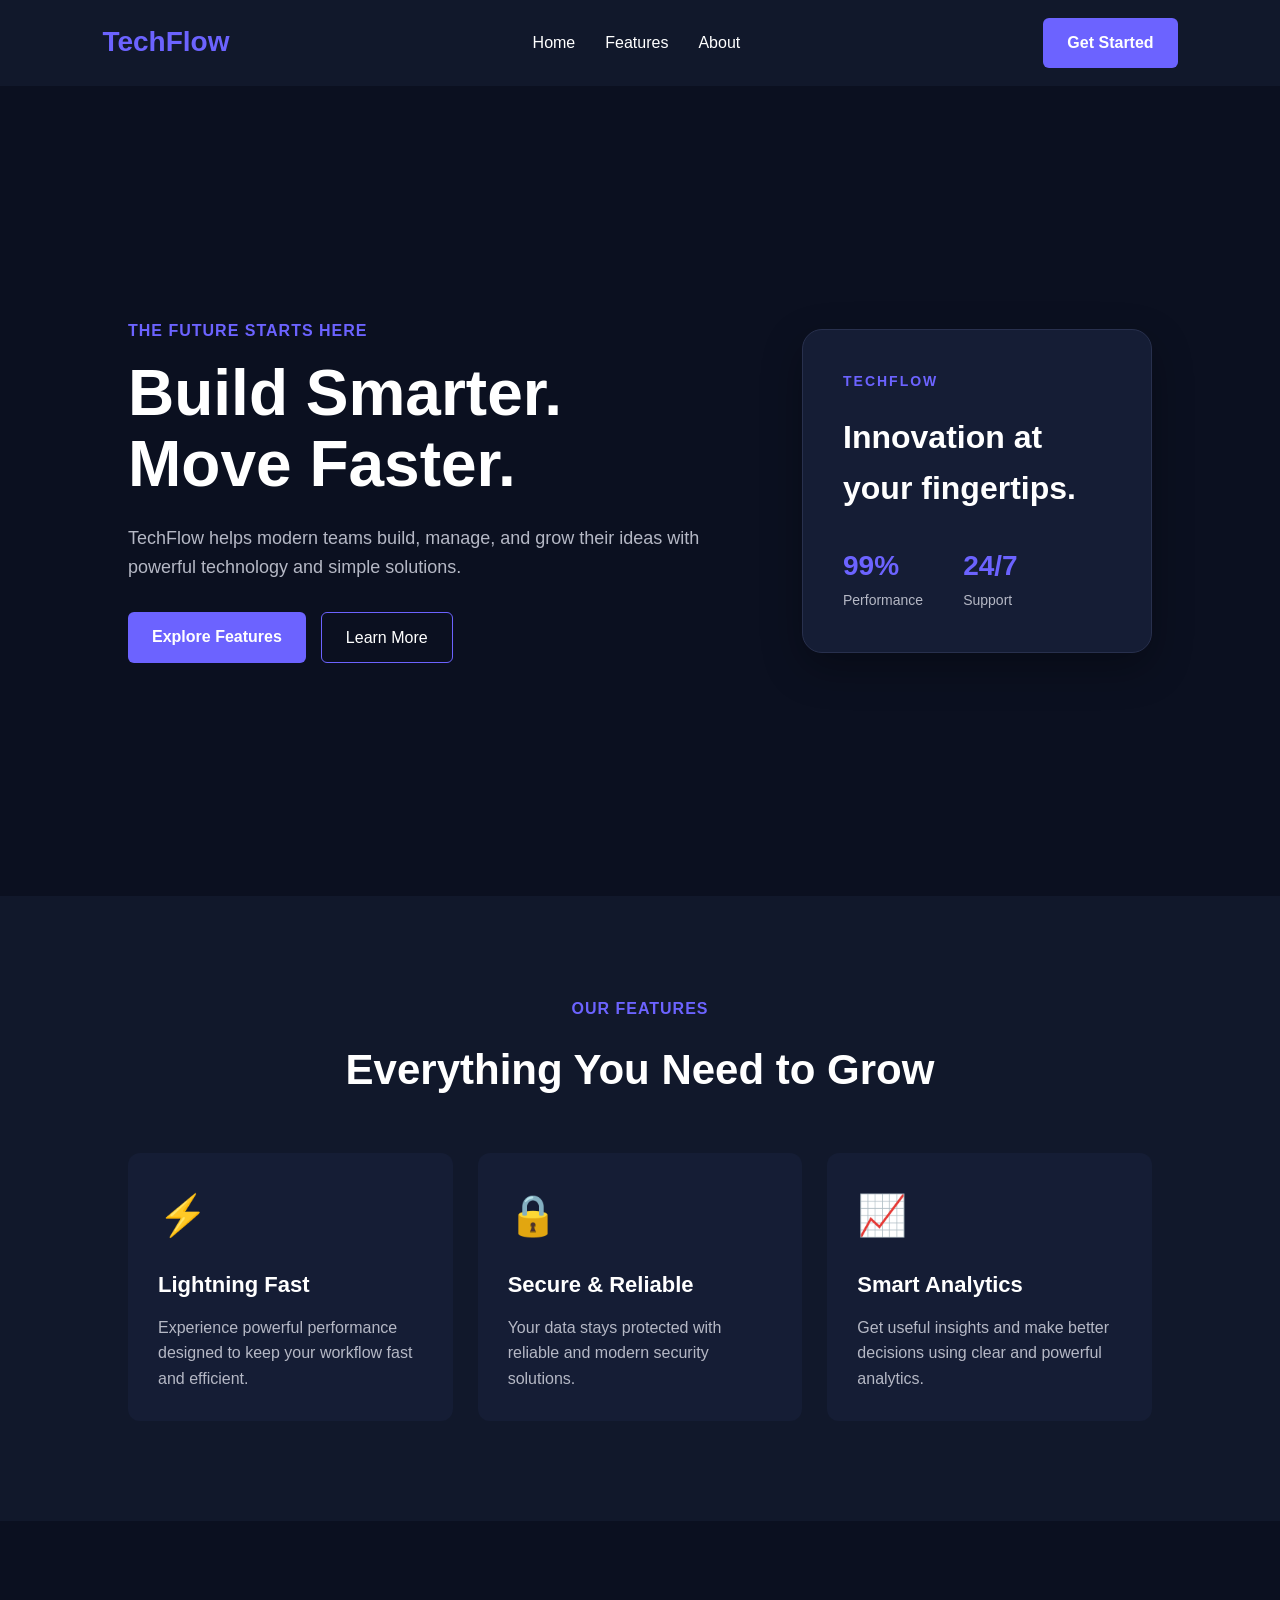
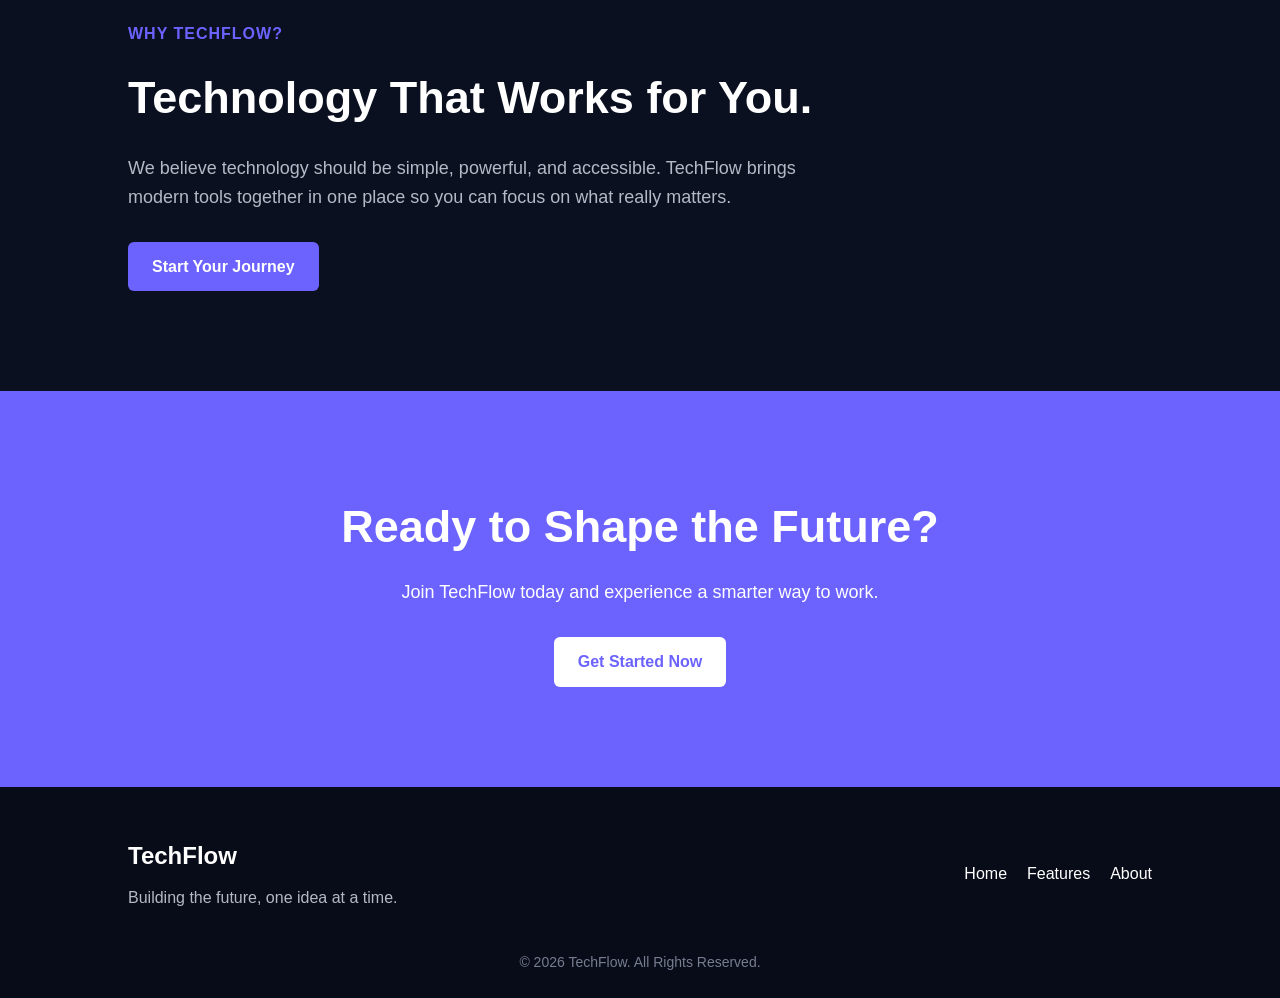
<file: WebDev-L1-LandingPage/index.html>
<!DOCTYPE html>
<html lang="en">

<head>
    <meta charset="UTF-8">
    <meta name="viewport" content="width=device-width, initial-scale=1.0">

    <title>TechFlow | Future of Technology</title>

    <link rel="stylesheet" href="style.css">
</head>

<body>

    <!-- Navigation Bar -->
    <nav class="navbar">
        <div class="logo">TechFlow</div>

        <ul class="nav-links">
            <li><a href="#home">Home</a></li>
            <li><a href="#features">Features</a></li>
            <li><a href="#about">About</a></li>
        </ul>

        <a href="#contact" class="nav-button">Get Started</a>
    </nav>


    <!-- Hero Section -->
    <section class="hero" id="home">

        <div class="hero-content">
            <p class="tag">THE FUTURE STARTS HERE</p>

            <h1>Build Smarter.<br>Move Faster.</h1>

            <p class="hero-text">
                TechFlow helps modern teams build, manage, and grow
                their ideas with powerful technology and simple solutions.
            </p>

            <div class="hero-buttons">
                <a href="#features" class="primary-button">
                    Explore Features
                </a>

                <a href="#about" class="secondary-button">
                    Learn More
                </a>
            </div>
        </div>


        <div class="hero-card">
            <p class="card-title">TECHFLOW</p>

            <h2>
                Innovation at<br>
                your fingertips.
            </h2>

            <div class="stats">

                <div class="stat">
                    <h3>99%</h3>
                    <p>Performance</p>
                </div>

                <div class="stat">
                    <h3>24/7</h3>
                    <p>Support</p>
                </div>

            </div>
        </div>

    </section>


    <!-- Features Section -->
    <section class="features" id="features">

        <div class="section-heading">
            <p class="tag">OUR FEATURES</p>
            <h2>Everything You Need to Grow</h2>
        </div>


        <div class="feature-container">

            <div class="feature-card">
                <div class="icon">⚡</div>

                <h3>Lightning Fast</h3>

                <p>
                    Experience powerful performance designed to keep
                    your workflow fast and efficient.
                </p>
            </div>


            <div class="feature-card">
                <div class="icon">🔒</div>

                <h3>Secure & Reliable</h3>

                <p>
                    Your data stays protected with reliable and
                    modern security solutions.
                </p>
            </div>


            <div class="feature-card">
                <div class="icon">📈</div>

                <h3>Smart Analytics</h3>

                <p>
                    Get useful insights and make better decisions
                    using clear and powerful analytics.
                </p>
            </div>

        </div>

    </section>


    <!-- About Section -->
    <section class="about" id="about">

        <div class="about-content">

            <p class="tag">WHY TECHFLOW?</p>

            <h2>Technology That Works for You.</h2>

            <p>
                We believe technology should be simple, powerful, and
                accessible. TechFlow brings modern tools together in one
                place so you can focus on what really matters.
            </p>

            <a href="#contact" class="primary-button">
                Start Your Journey
            </a>

        </div>

    </section>


    <!-- Contact / Call to Action -->
    <section class="contact" id="contact">

        <h2>Ready to Shape the Future?</h2>

        <p>
            Join TechFlow today and experience a smarter way to work.
        </p>

        <a href="#home" class="primary-button">
            Get Started Now
        </a>

    </section>


    <!-- Footer -->
    <footer>

        <div class="footer-content">

            <div>
                <h2>TechFlow</h2>

                <p>
                    Building the future, one idea at a time.
                </p>
            </div>


            <div class="footer-links">
                <a href="#home">Home</a>
                <a href="#features">Features</a>
                <a href="#about">About</a>
            </div>

        </div>


        <p class="copyright">
            © 2026 TechFlow. All Rights Reserved.
        </p>

    </footer>

</body>

</html>
</file>
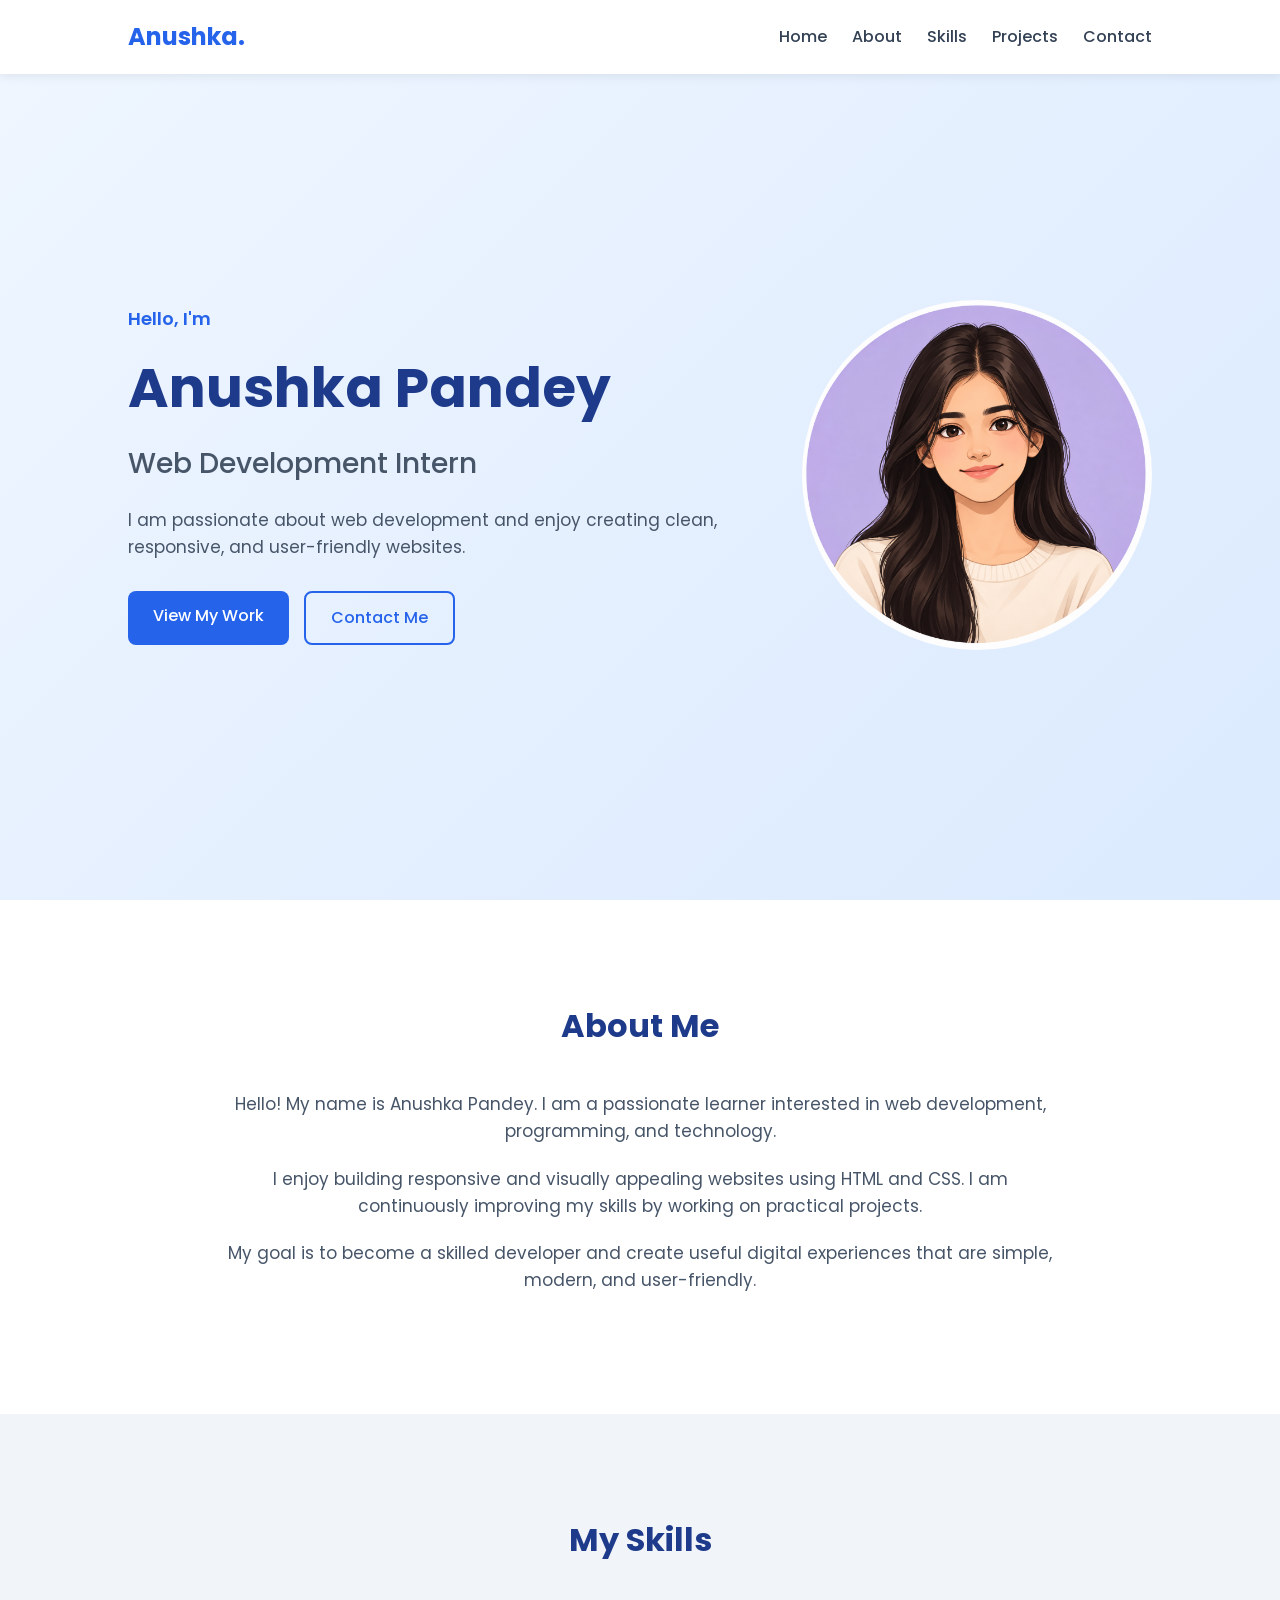
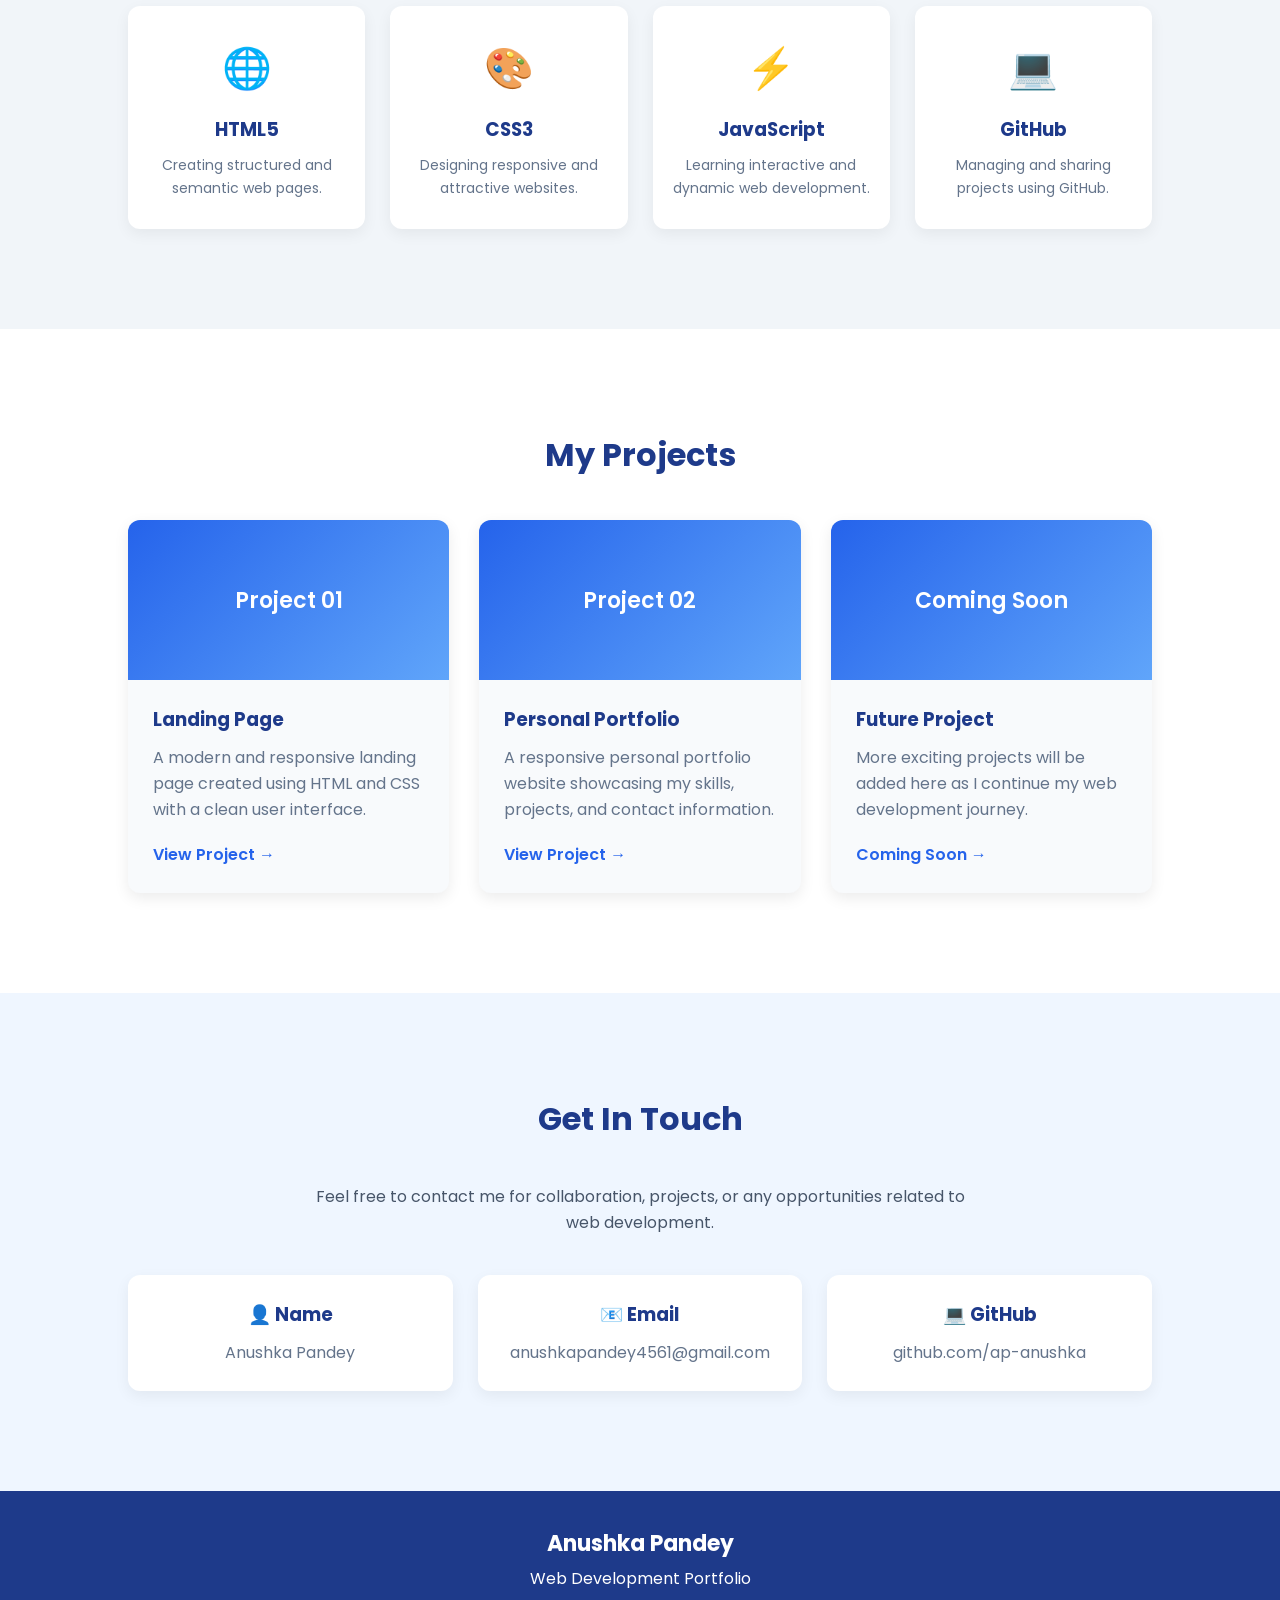
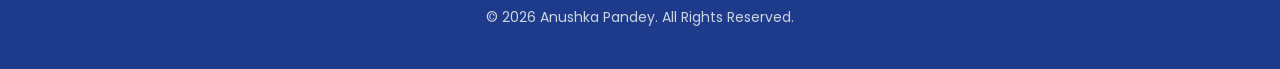
<file: WebDev-L1-Portfolio-New/index.html>
<!DOCTYPE html>
<html lang="en">
<head>
    <meta charset="UTF-8">
    <meta name="viewport" content="width=device-width, initial-scale=1.0">

    <title>Anushka Pandey | Portfolio</title>

    <link rel="stylesheet" href="style.css">

    <link rel="preconnect" href="https://fonts.googleapis.com">
    <link rel="preconnect" href="https://fonts.gstatic.com" crossorigin>
    <link href="https://fonts.googleapis.com/css2?family=Poppins:wght@400;500;600;700&display=swap" rel="stylesheet">
</head>

<body>

    <!-- Navigation Bar -->
    <nav class="navbar">
        <div class="logo">Anushka.</div>

        <ul class="nav-links">
            <li><a href="#home">Home</a></li>
            <li><a href="#about">About</a></li>
            <li><a href="#skills">Skills</a></li>
            <li><a href="#projects">Projects</a></li>
            <li><a href="#contact">Contact</a></li>
        </ul>
    </nav>


    <!-- Hero Section -->
    <section id="home" class="hero">

        <div class="hero-content">

            <div class="hero-text">
                <p class="hello">Hello, I'm</p>

                <h1>Anushka Pandey</h1>

                <h2>Web Development Intern</h2>

                <p class="hero-description">
                    I am passionate about web development and enjoy creating
                    clean, responsive, and user-friendly websites.
                </p>

                <div class="hero-buttons">
                    <a href="#projects" class="btn">View My Work</a>
                    <a href="#contact" class="btn btn-outline">Contact Me</a>
                </div>
            </div>

            <div class="hero-image">
                <div class="profile-circle">
                    <img src="girl-avatar.png" alt="Profile Avatar">
                </div>
            </div>

        </div>

    </section>


    <!-- About Section -->
    <section id="about" class="about section">

        <h2 class="section-title">About Me</h2>

        <div class="about-content">

            <p>
                Hello! My name is Anushka Pandey. I am a passionate learner
                interested in web development, programming, and technology.
            </p>

            <p>
                I enjoy building responsive and visually appealing websites
                using HTML and CSS. I am continuously improving my skills by
                working on practical projects.
            </p>

            <p>
                My goal is to become a skilled developer and create useful
                digital experiences that are simple, modern, and user-friendly.
            </p>

        </div>

    </section>


    <!-- Skills Section -->
    <section id="skills" class="skills section">

        <h2 class="section-title">My Skills</h2>

        <div class="skills-container">

            <div class="skill-card">
                <div class="skill-icon">🌐</div>
                <h3>HTML5</h3>
                <p>Creating structured and semantic web pages.</p>
            </div>

            <div class="skill-card">
                <div class="skill-icon">🎨</div>
                <h3>CSS3</h3>
                <p>Designing responsive and attractive websites.</p>
            </div>

            <div class="skill-card">
                <div class="skill-icon">⚡</div>
                <h3>JavaScript</h3>
                <p>Learning interactive and dynamic web development.</p>
            </div>

            <div class="skill-card">
                <div class="skill-icon">💻</div>
                <h3>GitHub</h3>
                <p>Managing and sharing projects using GitHub.</p>
            </div>

        </div>

    </section>


    <!-- Projects Section -->
    <section id="projects" class="projects section">

        <h2 class="section-title">My Projects</h2>

        <div class="projects-container">

            <!-- Project 1 -->
            <div class="project-card">

                <div class="project-image">
                    <span>Project 01</span>
                </div>

                <div class="project-content">
                    <h3>Landing Page</h3>

                    <p>
                        A modern and responsive landing page created using
                        HTML and CSS with a clean user interface.
                    </p>

                    <a href="#" class="project-btn">View Project →</a>
                </div>

            </div>


            <!-- Project 2 -->
            <div class="project-card">

                <div class="project-image">
                    <span>Project 02</span>
                </div>

                <div class="project-content">
                    <h3>Personal Portfolio</h3>

                    <p>
                        A responsive personal portfolio website showcasing
                        my skills, projects, and contact information.
                    </p>

                    <a href="#" class="project-btn">View Project →</a>
                </div>

            </div>


            <!-- Project 3 -->
            <div class="project-card">

                <div class="project-image">
                    <span>Coming Soon</span>
                </div>

                <div class="project-content">
                    <h3>Future Project</h3>

                    <p>
                        More exciting projects will be added here as I continue
                        my web development journey.
                    </p>

                    <a href="#" class="project-btn">Coming Soon →</a>
                </div>

            </div>

        </div>

    </section>


    <!-- Contact Section -->
    <section id="contact" class="contact section">

        <h2 class="section-title">Get In Touch</h2>

        <p class="contact-text">
            Feel free to contact me for collaboration, projects, or any
            opportunities related to web development.
        </p>

        <div class="contact-container">

            <div class="contact-card">
                <h3>👤 Name</h3>
                <p>Anushka Pandey</p>
            </div>

            <div class="contact-card">
                <h3>📧 Email</h3>
                <p>anushkapandey4561@gmail.com</p>
            </div>

            <div class="contact-card">
                <h3>💻 GitHub</h3>
                <p>github.com/ap-anushka</p>
            </div>

        </div>

    </section>


    <!-- Footer -->
    <footer>

        <h3>Anushka Pandey</h3>

        <p>Web Development Portfolio</p>

        <p class="copyright">
            © 2026 Anushka Pandey. All Rights Reserved.
        </p>

    </footer>

</body>
</html>
</file>
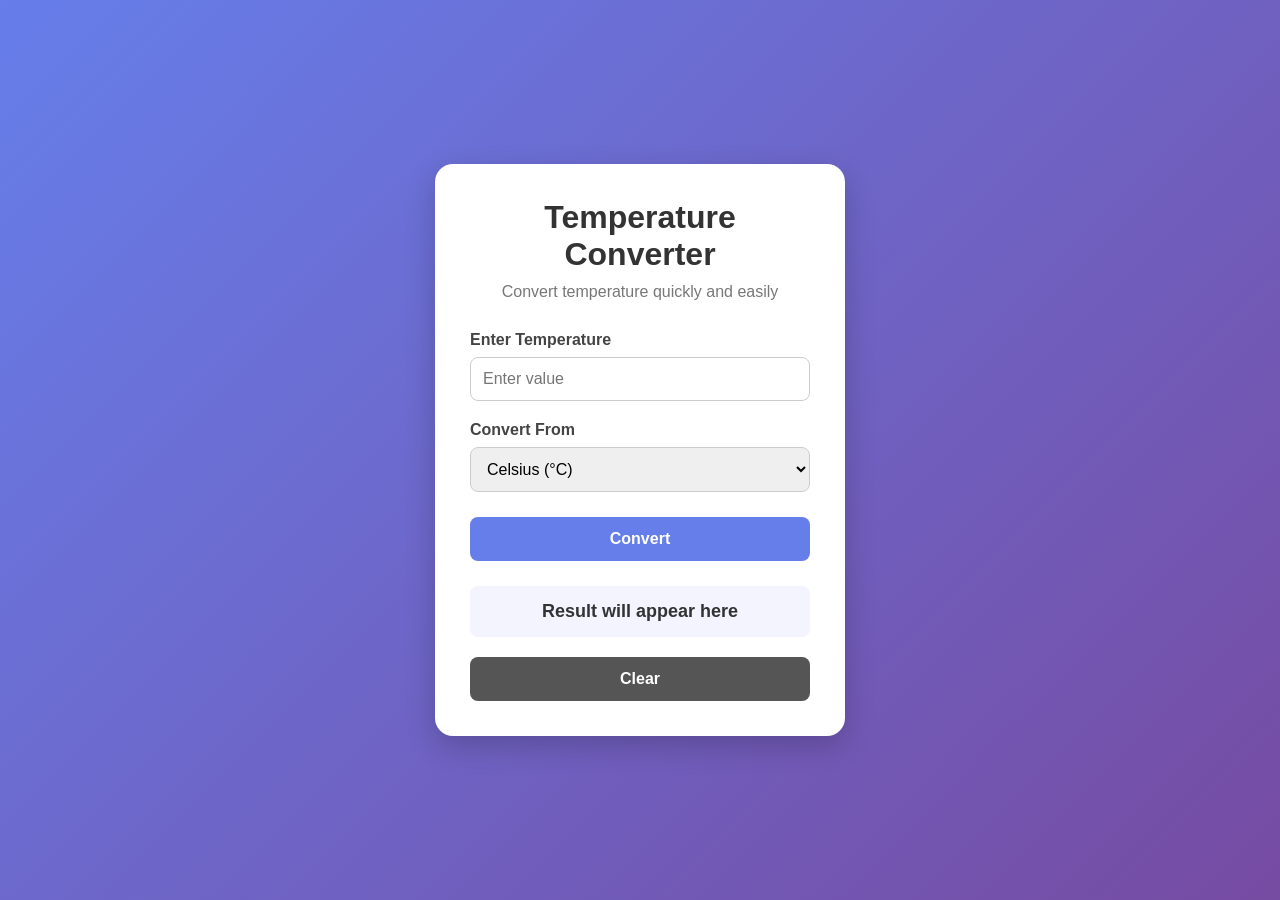
<file: WebDev-L1-TemperatureConverter/index.html>
<!DOCTYPE html>
<html lang="en">
<head>
    <meta charset="UTF-8">
    <meta name="viewport" content="width=device-width, initial-scale=1.0">
    <title>Temperature Converter</title>
    <link rel="stylesheet" href="style.css">
</head>

<body>

    <div class="container">
        <div class="converter">
            <h1>Temperature Converter</h1>
            <p class="subtitle">Convert temperature quickly and easily</p>

            <div class="input-group">
                <label for="temperature">Enter Temperature</label>
                <input type="number" id="temperature" placeholder="Enter value">
            </div>

            <div class="input-group">
                <label for="unit">Convert From</label>
                <select id="unit">
                    <option value="celsius">Celsius (°C)</option>
                    <option value="fahrenheit">Fahrenheit (°F)</option>
                    <option value="kelvin">Kelvin (K)</option>
                </select>
            </div>

            <button onclick="convertTemperature()">Convert</button>

            <div id="result" class="result">
                Result will appear here
            </div>

            <button class="clear-btn" onclick="clearFields()">Clear</button>
        </div>
    </div>

    <script src="script.js"></script>
</body>
</html>
</file>
<file: WebDev-L1-LandingPage/style.css>
/* Reset and Basic Styling */
* {
    margin: 0;
    padding: 0;
    box-sizing: border-box;
}

html {
    scroll-behavior: smooth;
}

body {
    font-family: Arial, sans-serif;
    background-color: #0b1020;
    color: #ffffff;
    line-height: 1.6;
}

/* Navigation Bar */
.navbar {
    position: sticky;
    top: 0;
    z-index: 1000;

    display: flex;
    justify-content: space-between;
    align-items: center;

    padding: 18px 8%;
    background-color: #11182b;
}

.logo {
    font-size: 28px;
    font-weight: bold;
    color: #6c63ff;
}

.nav-links {
    display: flex;
    list-style: none;
    gap: 30px;
}

.nav-links a {
    color: white;
    text-decoration: none;
    font-size: 16px;
}

.nav-links a:hover {
    color: #6c63ff;
}

.nav-button,
.primary-button {
    display: inline-block;
    padding: 12px 24px;
    background-color: #6c63ff;
    color: white;
    text-decoration: none;
    border-radius: 6px;
    font-weight: bold;
}

.nav-button:hover,
.primary-button:hover {
    background-color: #554ee0;
}

/* Hero Section */
.hero {
    min-height: 90vh;
    display: flex;
    justify-content: space-between;
    align-items: center;
    gap: 50px;

    padding: 80px 10%;
}

.hero-content {
    max-width: 600px;
}

.tag {
    color: #6c63ff;
    font-weight: bold;
    letter-spacing: 1px;
    margin-bottom: 15px;
}

.hero h1 {
    font-size: 64px;
    line-height: 1.1;
    margin-bottom: 25px;
}

.hero-text {
    color: #b5b8c5;
    font-size: 18px;
    margin-bottom: 30px;
}

.hero-buttons {
    display: flex;
    gap: 15px;
    flex-wrap: wrap;
}

.secondary-button {
    display: inline-block;
    padding: 12px 24px;
    border: 1px solid #6c63ff;
    color: white;
    text-decoration: none;
    border-radius: 6px;
}

.secondary-button:hover {
    background-color: #6c63ff;
}

/* Hero Card */
.hero-card {
    width: 350px;
    padding: 40px;

    background-color: #151d35;
    border: 1px solid #28304d;
    border-radius: 20px;

    box-shadow: 0 15px 40px rgba(0, 0, 0, 0.3);
}

.card-title {
    color: #6c63ff;
    font-size: 14px;
    font-weight: bold;
    letter-spacing: 2px;
}

.hero-card h2 {
    font-size: 32px;
    margin: 20px 0;
}

.stats {
    display: flex;
    gap: 40px;
    margin-top: 30px;
}

.stat h3 {
    font-size: 28px;
    color: #6c63ff;
}

.stat p {
    color: #b5b8c5;
    font-size: 14px;
}

/* Features Section */
.features {
    padding: 100px 10%;
    background-color: #11182b;
}

.section-heading {
    text-align: center;
    margin-bottom: 50px;
}

.section-heading h2 {
    font-size: 42px;
}

.feature-container {
    display: grid;
    grid-template-columns: repeat(3, 1fr);
    gap: 25px;
}

.feature-card {
    padding: 30px;
    background-color: #151d35;
    border-radius: 12px;
    transition: transform 0.3s ease;
}

.feature-card:hover {
    transform: translateY(-8px);
}

.icon {
    font-size: 40px;
    margin-bottom: 20px;
}

.feature-card h3 {
    font-size: 22px;
    margin-bottom: 12px;
}

.feature-card p {
    color: #b5b8c5;
}

/* About Section */
.about {
    padding: 100px 10%;
}

.about-content {
    max-width: 700px;
}

.about h2 {
    font-size: 45px;
    margin-bottom: 20px;
}

.about-content p:not(.tag) {
    color: #b5b8c5;
    margin-bottom: 30px;
    font-size: 18px;
}

/* Contact Section */
.contact {
    text-align: center;
    padding: 100px 10%;
    background-color: #6c63ff;
}

.contact h2 {
    font-size: 45px;
    margin-bottom: 15px;
}

.contact p {
    margin-bottom: 30px;
    font-size: 18px;
}

.contact .primary-button {
    background-color: #ffffff;
    color: #6c63ff;
}

/* Footer */
footer {
    padding: 50px 10% 25px;
    background-color: #080c18;
}

.footer-content {
    display: flex;
    justify-content: space-between;
    gap: 30px;
}

.footer-content h2 {
    margin-bottom: 10px;
}

.footer-content p {
    color: #b5b8c5;
}

.footer-links {
    display: flex;
    gap: 20px;
    align-items: center;
}

.footer-links a {
    color: white;
    text-decoration: none;
}

.footer-links a:hover {
    color: #6c63ff;
}

.copyright {
    text-align: center;
    margin-top: 40px;
    color: #777d91;
    font-size: 14px;
}

/* Mobile Responsive Design */
@media (max-width: 768px) {

    .navbar {
        flex-direction: column;
        gap: 15px;
    }

    .nav-links {
        gap: 15px;
    }

    .hero {
        flex-direction: column;
        text-align: center;
        padding: 70px 8%;
    }

    .hero h1 {
        font-size: 45px;
    }

    .hero-buttons {
        justify-content: center;
    }

    .hero-card {
        width: 100%;
        max-width: 350px;
    }

    .feature-container {
        grid-template-columns: 1fr;
    }

    .section-heading h2,
    .about h2,
    .contact h2 {
        font-size: 34px;
    }

    .about {
        text-align: center;
    }

    .footer-content {
        flex-direction: column;
        text-align: center;
    }

    .footer-links {
        justify-content: center;
        flex-wrap: wrap;
    }
}
</file>
<file: WebDev-L1-Portfolio-New/style.css>
/* ========================================
   RESET & BASIC STYLING
======================================== */

* {
    margin: 0;
    padding: 0;
    box-sizing: border-box;
}

html {
    scroll-behavior: smooth;
}

body {
    font-family: "Poppins", sans-serif;
    background-color: #f8fafc;
    color: #1e293b;
    line-height: 1.6;
}


/* ========================================
   NAVIGATION BAR
======================================== */

.navbar {
    position: fixed;
    top: 0;
    left: 0;
    width: 100%;
    background-color: #ffffff;

    display: flex;
    justify-content: space-between;
    align-items: center;

    padding: 18px 10%;

    box-shadow: 0 2px 10px rgba(0, 0, 0, 0.08);

    z-index: 1000;
}

.logo {
    font-size: 24px;
    font-weight: 700;
    color: #2563eb;
}

.nav-links {
    display: flex;
    list-style: none;
    gap: 25px;
}

.nav-links a {
    text-decoration: none;
    color: #334155;
    font-weight: 500;
    transition: 0.3s ease;
}

.nav-links a:hover {
    color: #2563eb;
}


/* ========================================
   GENERAL SECTION
======================================== */

.section {
    padding: 100px 10%;
}

.section-title {
    text-align: center;
    font-size: 32px;
    margin-bottom: 40px;
    color: #1e3a8a;
}


/* ========================================
   HERO SECTION
======================================== */

.hero {
    min-height: 100vh;

    display: flex;
    align-items: center;

    padding: 120px 10% 70px;

    background: linear-gradient(
        135deg,
        #eff6ff,
        #dbeafe
    );
}

.hero-content {
    width: 100%;

    display: flex;
    align-items: center;
    justify-content: space-between;

    gap: 50px;
}

.hero-text {
    max-width: 600px;
}

.hello {
    color: #2563eb;
    font-weight: 600;
    font-size: 18px;
}

.hero h1 {
    font-size: 55px;
    color: #1e3a8a;
    margin: 10px 0;
}

.hero h2 {
    font-size: 28px;
    font-weight: 500;
    color: #475569;
    margin-bottom: 20px;
}

.hero-description {
    font-size: 17px;
    margin-bottom: 30px;
    color: #475569;
}


/* ========================================
   HERO BUTTONS
======================================== */

.hero-buttons {
    display: flex;
    gap: 15px;
}

.btn {
    display: inline-block;

    padding: 12px 25px;

    background-color: #2563eb;
    color: white;

    text-decoration: none;

    border-radius: 8px;

    font-weight: 500;

    transition: 0.3s ease;
}

.btn:hover {
    background-color: #1d4ed8;
    transform: translateY(-2px);
}

.btn-outline {
    background-color: transparent;
    border: 2px solid #2563eb;
    color: #2563eb;
}

.btn-outline:hover {
    background-color: #2563eb;
    color: white;
}


/* ========================================
   PROFILE IMAGE
======================================== */

.hero-image {
    display: flex;
    justify-content: center;
    align-items: center;
}

.profile-circle {
    width: 350px;
    height: 350px;

    border-radius: 50%;

    overflow: hidden;

    display: flex;
    justify-content: center;
    align-items: center;

    margin: auto;

    background-color: #dbeafe;
}

.profile-circle img {
    width: 100%;
    height: 100%;

    object-fit: cover;
    object-position: center;

    display: block;
}


/* ========================================
   ABOUT SECTION
======================================== */

.about {
    background-color: #ffffff;
}

.about-content {
    max-width: 850px;
    margin: auto;
    text-align: center;
}

.about-content p {
    margin-bottom: 20px;

    color: #475569;

    font-size: 17px;
}


/* ========================================
   SKILLS SECTION
======================================== */

.skills {
    background-color: #f1f5f9;
}

.skills-container {
    display: grid;

    grid-template-columns: repeat(4, 1fr);

    gap: 25px;
}

.skill-card {
    background-color: #ffffff;

    padding: 30px 20px;

    text-align: center;

    border-radius: 12px;

    box-shadow: 0 5px 15px rgba(0, 0, 0, 0.06);

    transition: 0.3s ease;
}

.skill-card:hover {
    transform: translateY(-8px);
}

.skill-icon {
    font-size: 40px;
    margin-bottom: 15px;
}

.skill-card h3 {
    color: #1e3a8a;
    margin-bottom: 10px;
}

.skill-card p {
    color: #64748b;
    font-size: 14px;
}


/* ========================================
   PROJECTS SECTION
======================================== */

.projects {
    background-color: #ffffff;
}

.projects-container {
    display: grid;

    grid-template-columns: repeat(3, 1fr);

    gap: 30px;
}

.project-card {
    background-color: #f8fafc;

    border-radius: 12px;

    overflow: hidden;

    box-shadow: 0 5px 15px rgba(0, 0, 0, 0.08);

    transition: 0.3s ease;
}

.project-card:hover {
    transform: translateY(-8px);
}


/* Project Image */

.project-image {
    height: 160px;

    background: linear-gradient(
        135deg,
        #2563eb,
        #60a5fa
    );

    display: flex;
    align-items: center;
    justify-content: center;
}

.project-image span {
    color: white;

    font-size: 22px;

    font-weight: 600;
}


/* Project Content */

.project-content {
    padding: 25px;
}

.project-content h3 {
    color: #1e3a8a;
    margin-bottom: 10px;
}

.project-content p {
    color: #64748b;
    margin-bottom: 20px;
}

.project-btn {
    color: #2563eb;

    text-decoration: none;

    font-weight: 600;
}


/* ========================================
   CONTACT SECTION
======================================== */

.contact {
    background-color: #eff6ff;

    text-align: center;
}

.contact-text {
    max-width: 650px;

    margin: 0 auto 40px;

    color: #475569;
}

.contact-container {
    display: grid;

    grid-template-columns: repeat(3, 1fr);

    gap: 25px;
}

.contact-card {
    background-color: #ffffff;

    padding: 25px;

    border-radius: 12px;

    box-shadow: 0 5px 15px rgba(0, 0, 0, 0.06);
}

.contact-card h3 {
    color: #1e3a8a;

    margin-bottom: 10px;
}

.contact-card p {
    color: #64748b;

    word-break: break-word;
}


/* ========================================
   FOOTER
======================================== */

footer {
    background-color: #1e3a8a;

    color: white;

    text-align: center;

    padding: 35px 20px;
}

footer h3 {
    font-size: 22px;

    margin-bottom: 5px;
}

footer p {
    margin: 5px 0;
}

.copyright {
    margin-top: 15px;

    font-size: 14px;

    color: #cbd5e1;
}


/* ========================================
   RESPONSIVE DESIGN
======================================== */

/* Tablets */

@media (max-width: 900px) {

    .hero-content {
        flex-direction: column-reverse;

        text-align: center;
    }

    .hero-buttons {
        justify-content: center;
    }

    .skills-container {
        grid-template-columns: repeat(2, 1fr);
    }

    .projects-container {
        grid-template-columns: repeat(2, 1fr);
    }

    .contact-container {
        grid-template-columns: 1fr;
    }
}


/* Mobile */

@media (max-width: 600px) {

    .navbar {
        flex-direction: column;

        gap: 12px;

        padding: 15px 5%;
    }

    .nav-links {
        gap: 12px;

        flex-wrap: wrap;

        justify-content: center;
    }

    .nav-links a {
        font-size: 14px;
    }

    .hero {
        padding: 170px 7% 70px;
    }

    .section {
        padding: 70px 7%;
    }

    .hero h1 {
        font-size: 40px;
    }

    .hero h2 {
        font-size: 22px;
    }

    .hero-description {
        font-size: 15px;
    }

    .profile-circle {
        width: 200px;
        height: 200px;
    }

    .skills-container,
    .projects-container {
        grid-template-columns: 1fr;
    }

    .section-title {
        font-size: 28px;
    }

    .hero-buttons {
        flex-direction: column;

        align-items: center;
    }

    .btn {
        width: 200px;

        text-align: center;
    }
}
</file>
<file: WebDev-L1-TemperatureConverter/style.css>
* {
    margin: 0;
    padding: 0;
    box-sizing: border-box;
}

body {
    font-family: Arial, sans-serif;
    min-height: 100vh;
    display: flex;
    justify-content: center;
    align-items: center;
    background: linear-gradient(135deg, #667eea, #764ba2);
}

.container {
    width: 100%;
    max-width: 450px;
    padding: 20px;
}

.converter {
    background: white;
    padding: 35px;
    border-radius: 18px;
    box-shadow: 0 10px 30px rgba(0, 0, 0, 0.2);
    text-align: center;
}

h1 {
    color: #333;
    margin-bottom: 10px;
}

.subtitle {
    color: #777;
    margin-bottom: 30px;
}

.input-group {
    text-align: left;
    margin-bottom: 20px;
}

label {
    display: block;
    margin-bottom: 8px;
    font-weight: bold;
    color: #444;
}

input,
select {
    width: 100%;
    padding: 12px;
    border: 1px solid #ccc;
    border-radius: 8px;
    font-size: 16px;
    outline: none;
}

input:focus,
select:focus {
    border-color: #667eea;
}

button {
    width: 100%;
    padding: 13px;
    border: none;
    border-radius: 8px;
    background: #667eea;
    color: white;
    font-size: 16px;
    font-weight: bold;
    cursor: pointer;
    margin-top: 5px;
}

button:hover {
    background: #5568d8;
}

.result {
    margin: 25px 0 15px;
    padding: 15px;
    background: #f3f4ff;
    border-radius: 8px;
    color: #333;
    font-size: 18px;
    font-weight: bold;
}

.clear-btn {
    background: #555;
}

.clear-btn:hover {
    background: #333;
}
</file>
